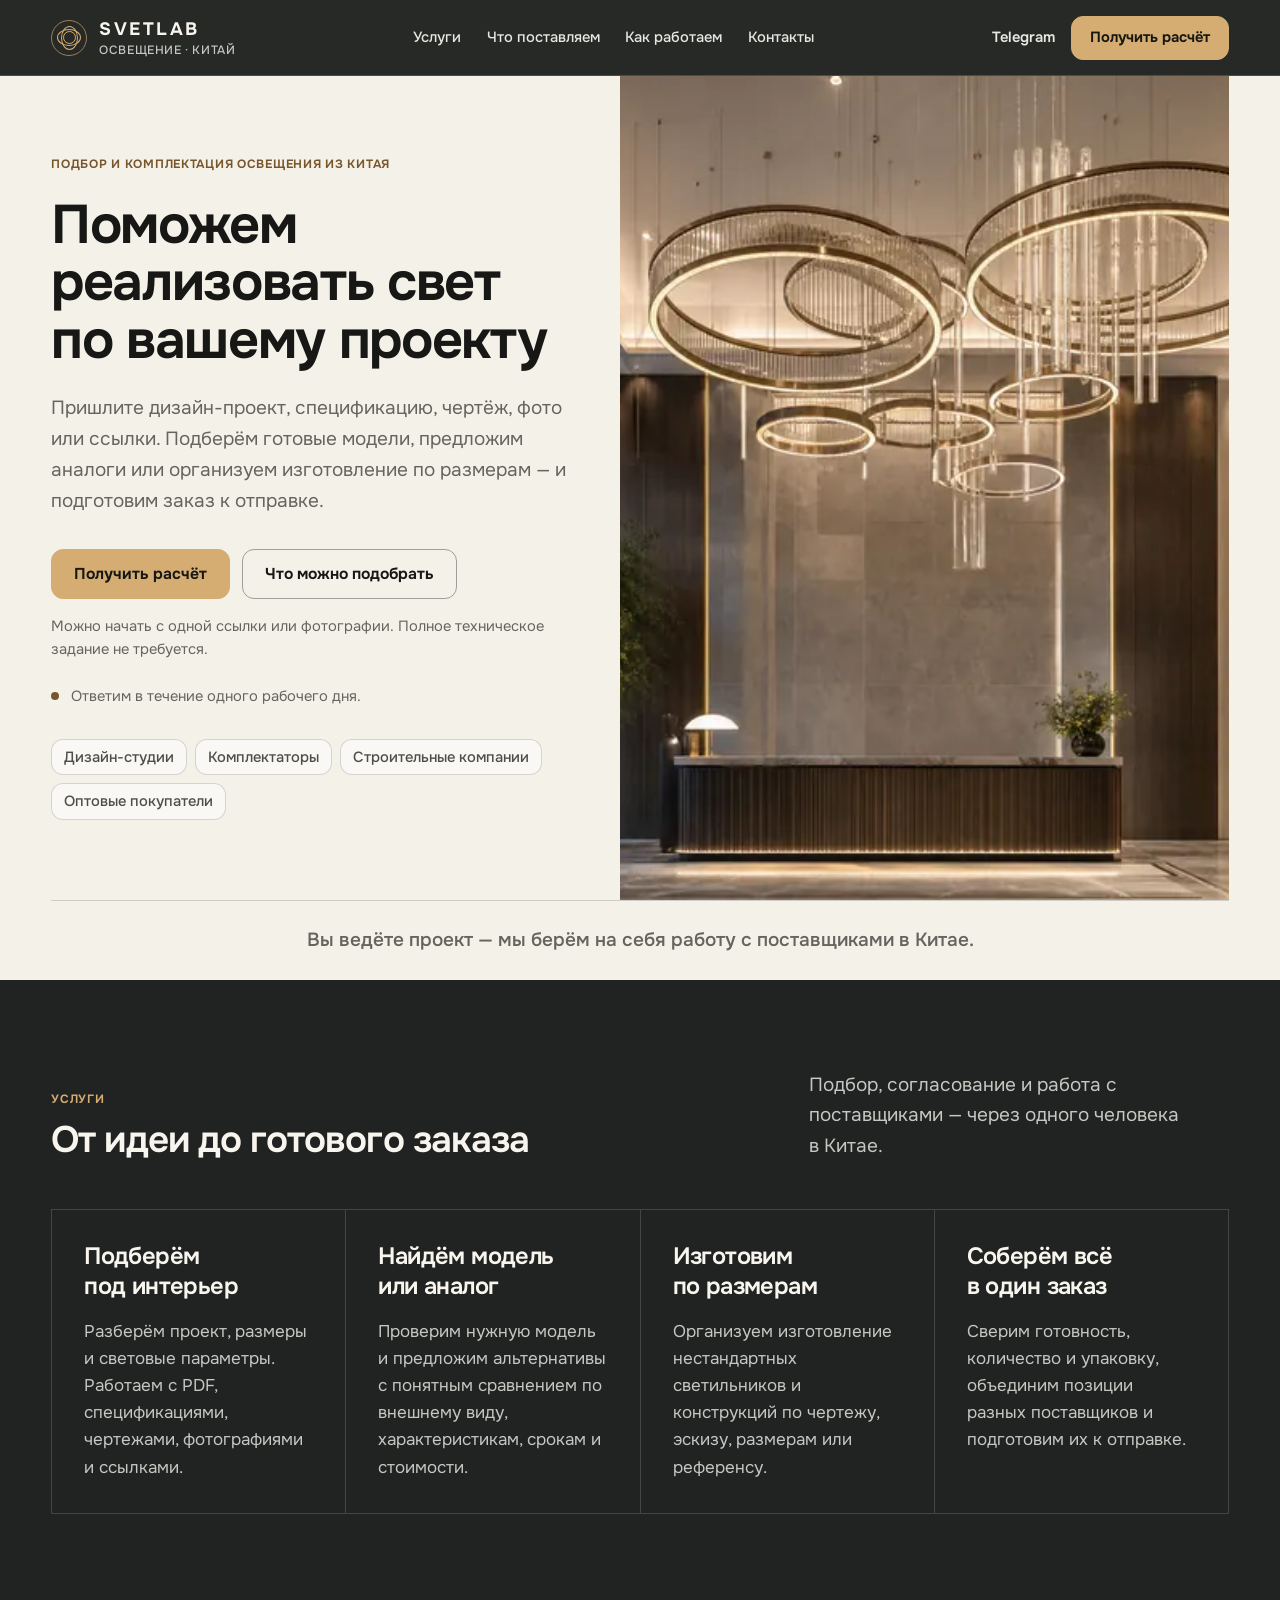
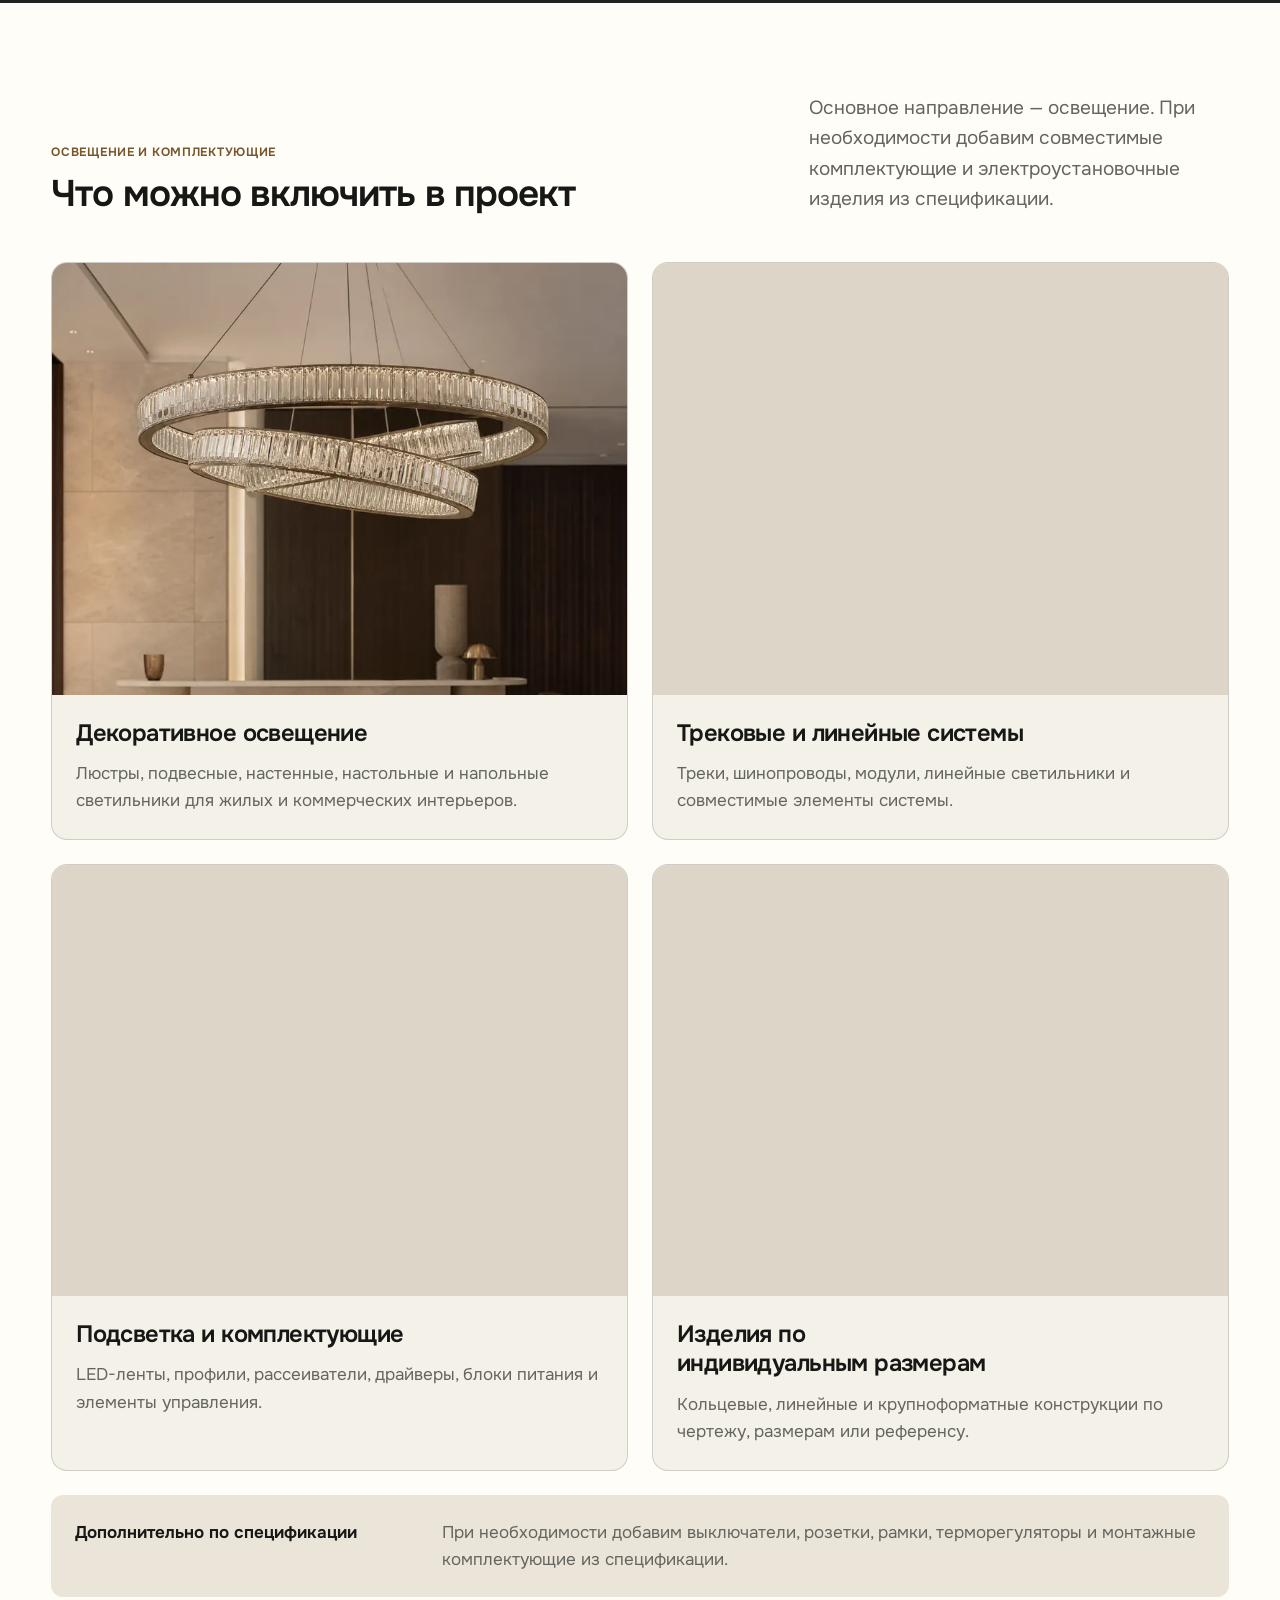
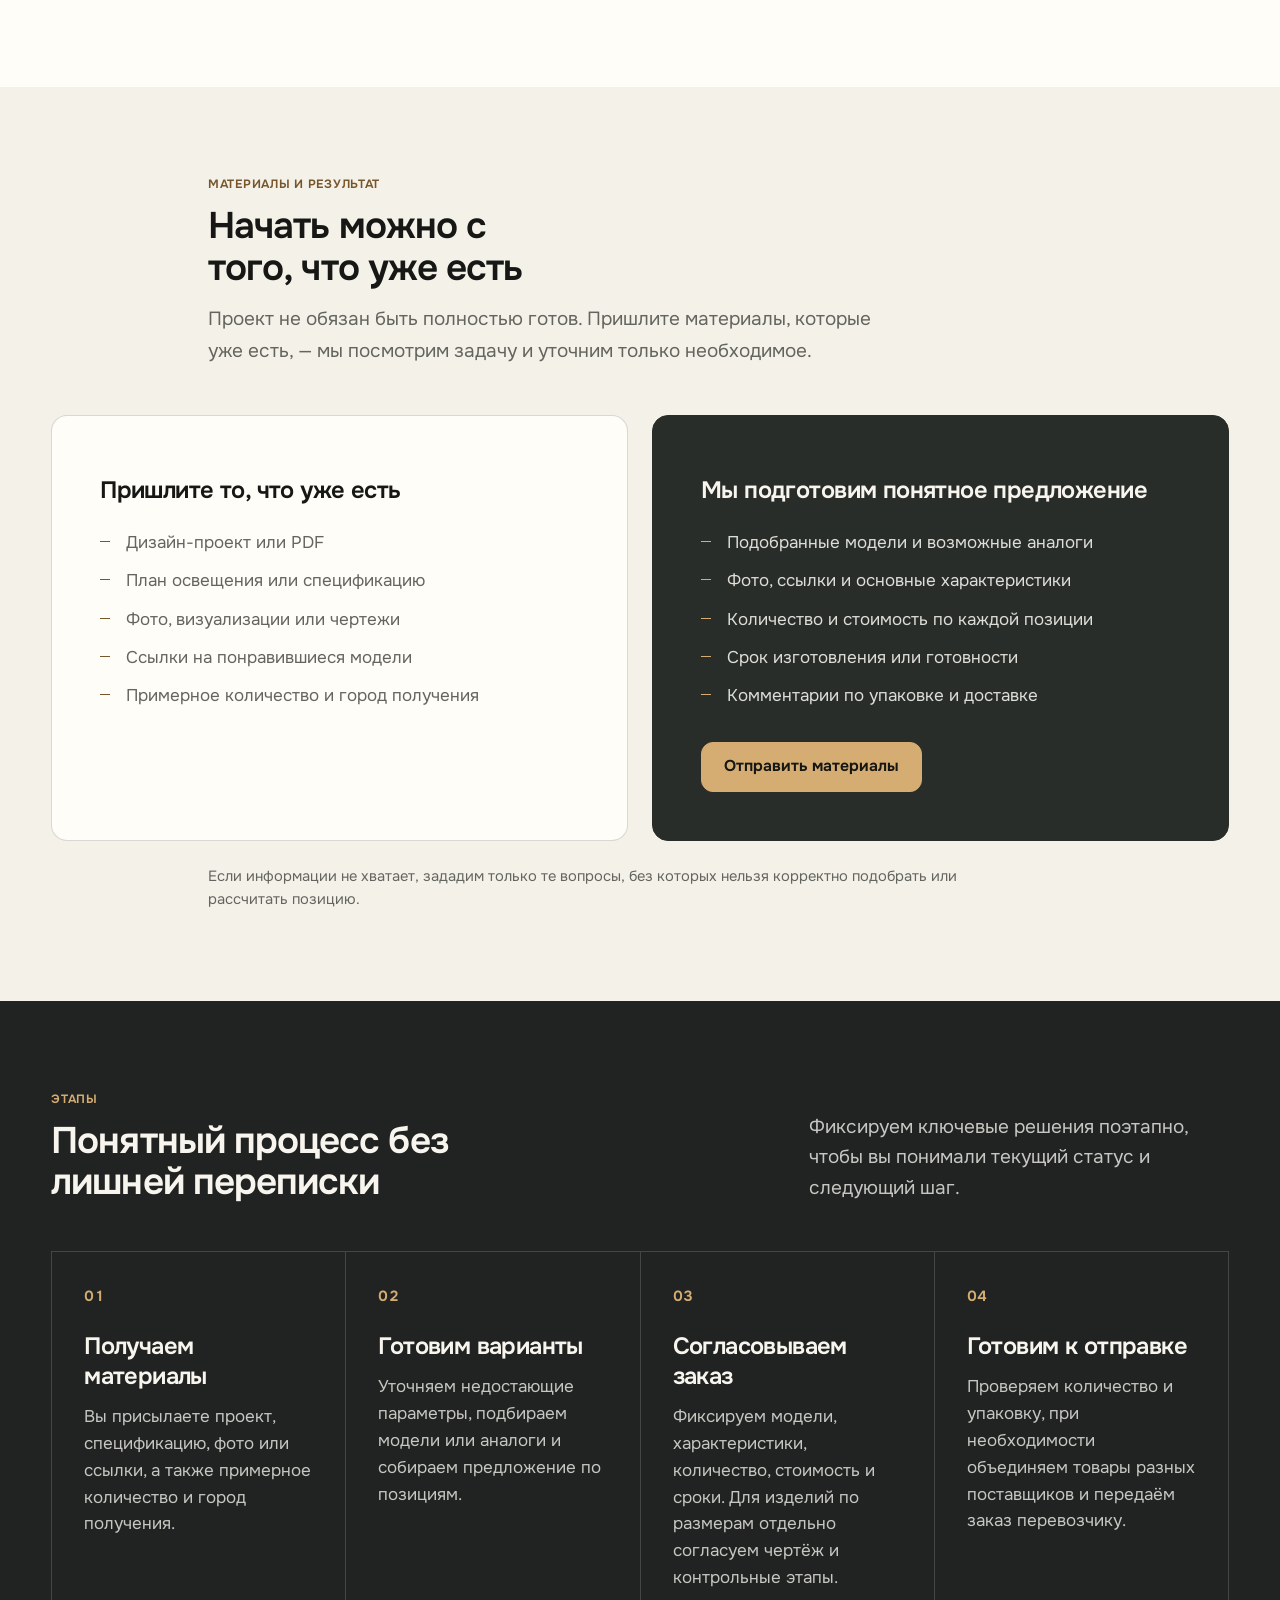
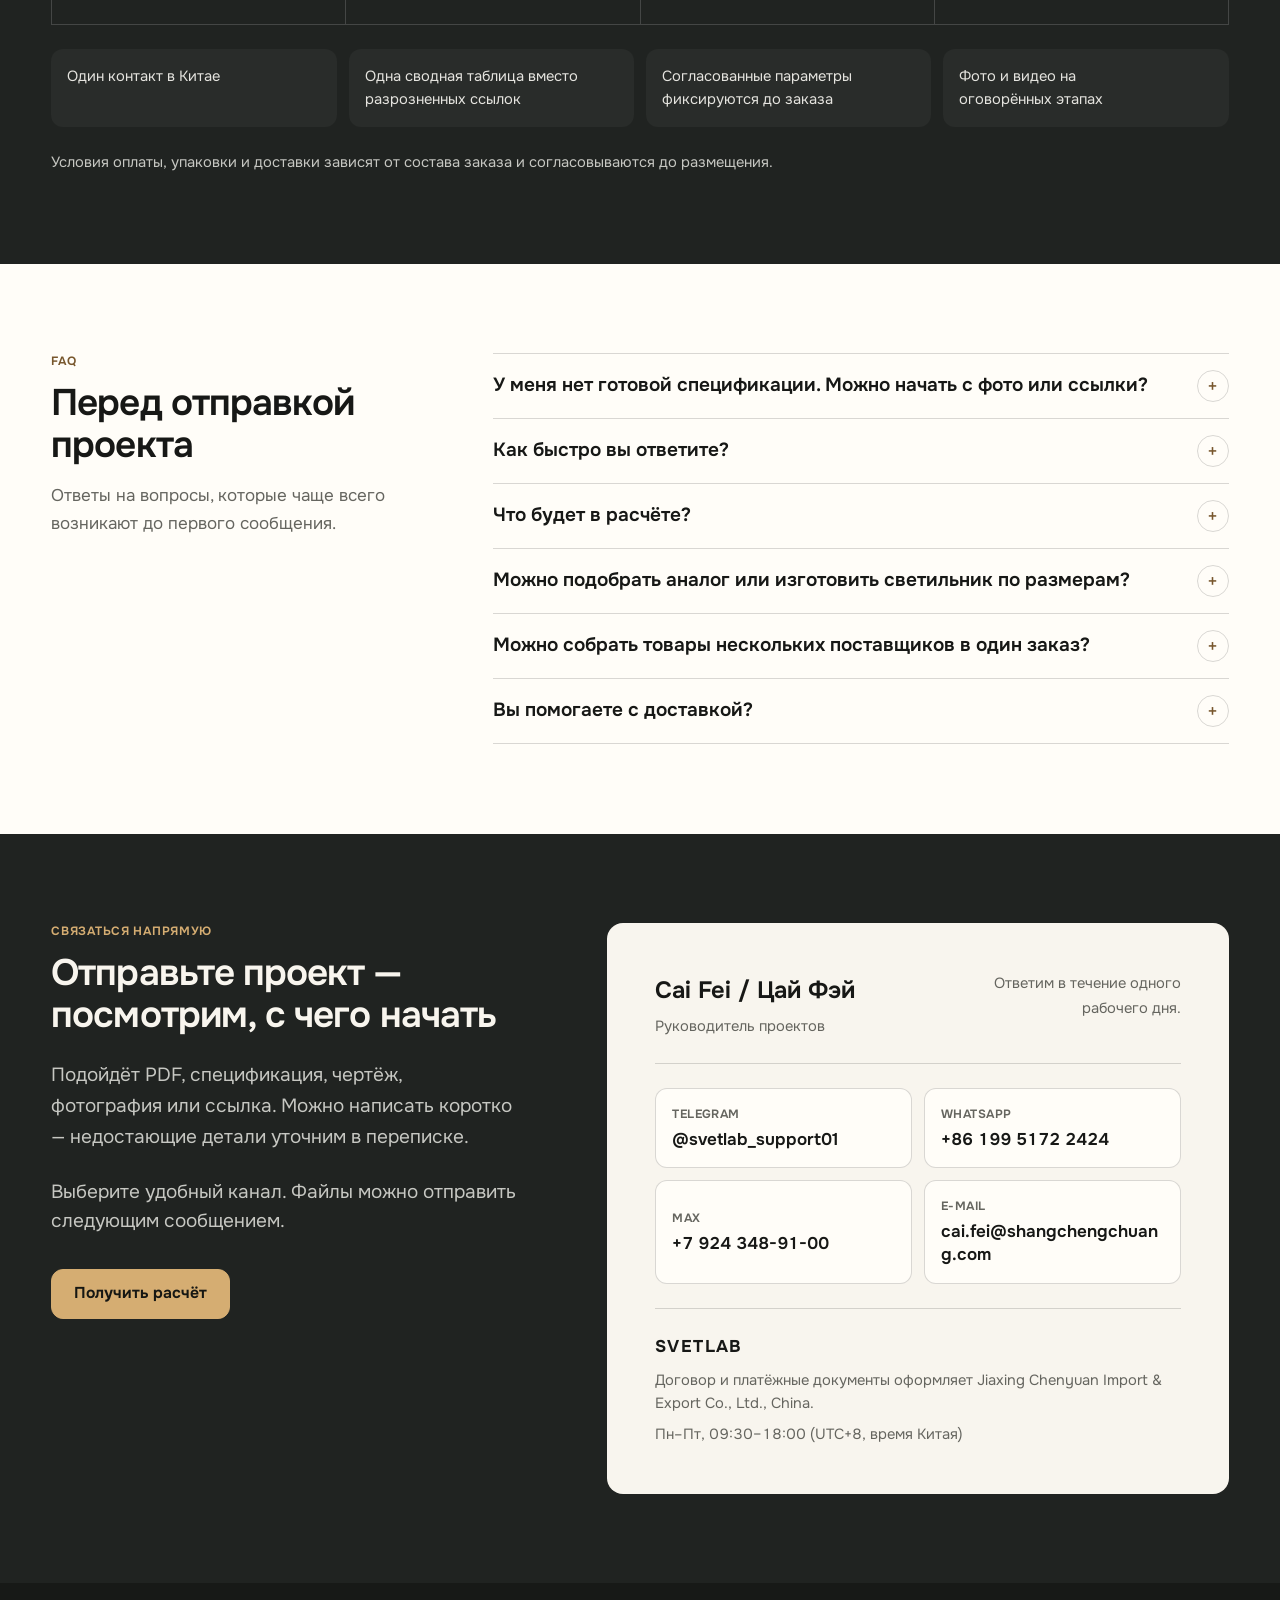
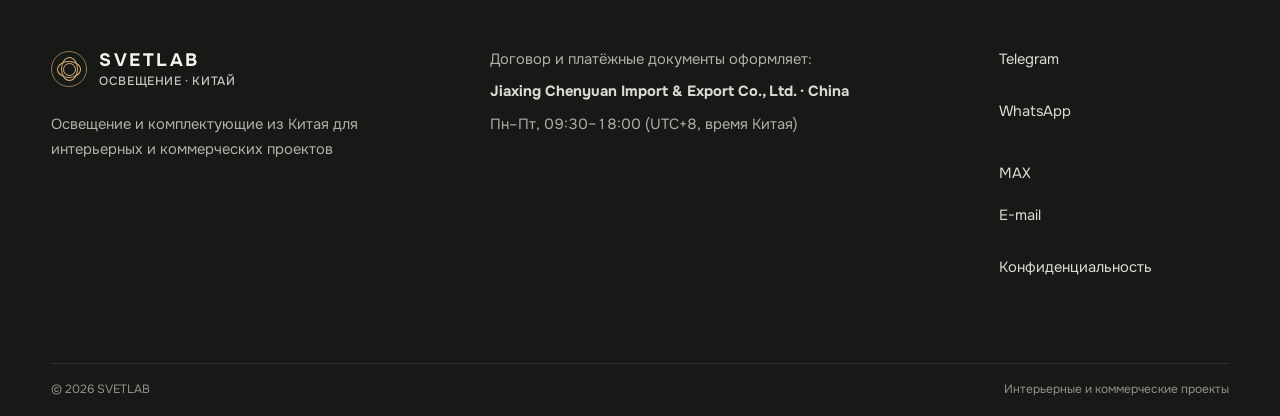
<file: index.html>
<!DOCTYPE html>
<html lang="ru">
<head>
  <meta charset="utf-8">
  <meta name="viewport" content="width=device-width, initial-scale=1, viewport-fit=cover">
  <title>Освещение из Китая для интерьерных проектов — SVETLAB</title>
  <meta name="description" content="Подбор светильников по проекту, спецификации, фото или ссылкам. Аналоги, изготовление по размерам, комплектующие и подготовка заказа к отправке.">
  <meta name="format-detection" content="telephone=no">
  <meta name="theme-color" content="#202321">
  <meta name="referrer" content="strict-origin-when-cross-origin">
  <meta http-equiv="Content-Security-Policy" content="default-src 'self'; img-src 'self' data:; style-src 'self'; script-src 'self'; font-src 'self'; connect-src 'self'; object-src 'none'; base-uri 'self'; form-action 'self' mailto:">
  <link rel="canonical" href="https://shangchengchuang.com/">
  <link rel="icon" href="favicon.jpg" type="image/jpeg">
  <link rel="manifest" href="site.webmanifest">
  <link rel="preload" href="assets/fonts/onest-cyrillic-400-700.woff2" as="font" type="font/woff2" crossorigin>
  <link rel="preload" href="assets/hero-project-lighting-1200.webp" as="image" type="image/webp" imagesrcset="assets/hero-project-lighting-768.webp 768w, assets/hero-project-lighting-1200.webp 1200w, assets/hero-project-lighting.webp 1535w" imagesizes="(max-width: 1088px) 100vw, 52vw" fetchpriority="high">
  <link rel="stylesheet" href="styles.css?v=taskbook-final4-20260805">

  <meta property="og:type" content="website">
  <meta property="og:locale" content="ru_RU">
  <meta property="og:title" content="SVETLAB — поможем реализовать свет по вашему проекту">
  <meta property="og:description" content="Готовые модели, аналоги и изготовление по размерам. От проекта до подготовленного к отправке заказа.">
  <meta property="og:url" content="https://shangchengchuang.com/">
  <meta property="og:image" content="https://shangchengchuang.com/og-svetlab.jpg">
  <meta property="og:image:width" content="1200">
  <meta property="og:image:height" content="630">
  <meta property="og:image:alt" content="Освещение из Китая для интерьерных проектов">
  <meta name="twitter:card" content="summary_large_image">
  <meta name="twitter:title" content="SVETLAB — поможем реализовать свет по вашему проекту">
  <meta name="twitter:description" content="Готовые модели, аналоги и изготовление по размерам. От проекта до подготовленного к отправке заказа.">
  <meta name="twitter:image" content="https://shangchengchuang.com/og-svetlab.jpg">

  <script type="application/ld+json">
  {
    "@context": "https://schema.org",
    "@type": "Organization",
    "name": "Jiaxing Chenyuan Import & Export Co., Ltd.",
    "alternateName": "SVETLAB",
    "url": "https://shangchengchuang.com/",
    "logo": "https://shangchengchuang.com/favicon.jpg",
    "email": "cai.fei@shangchengchuang.com",
    "telephone": "+8619951722424",
    "contactPoint": {
      "@type": "ContactPoint",
      "contactType": "sales",
      "name": "Cai Fei / Цай Фэй",
      "email": "cai.fei@shangchengchuang.com",
      "telephone": "+8619951722424",
      "availableLanguage": ["Russian", "Chinese"]
    },
    "sameAs": ["https://t.me/svetlab_support01"]
  }
  </script>
</head>
<body>
  <a class="skip-link" href="#main">Перейти к содержанию</a>

  <header class="site-header" id="top">
    <div class="header-shell shell">
      <a class="brand" href="#top">
        <span class="brand-mark" aria-hidden="true"><i></i></span>
        <span class="brand-copy"><strong>SVETLAB</strong><small>ОСВЕЩЕНИЕ · КИТАЙ</small></span>
      </a>

      <nav class="desktop-nav" aria-label="Основная навигация">
        <a href="#services">Услуги</a>
        <a href="#products">Что поставляем</a>
        <a href="#process">Как работаем</a>
        <a href="#contact">Контакты</a>
      </nav>

      <div class="header-actions">
        <a class="header-telegram" href="https://t.me/svetlab_support01" target="_blank" rel="noopener noreferrer" data-channel="telegram" data-placement="header">Telegram</a>
        <a class="button button-small button-primary header-cta" href="#contact" data-open-modal data-placement="header">Получить расчёт</a>
        <button class="menu-button" type="button" aria-expanded="false" aria-controls="mobile-menu" aria-label="Открыть меню"><span></span><span></span></button>
      </div>
    </div>

  </header>

  <div class="mobile-menu" id="mobile-menu" hidden>
    <nav class="shell" aria-label="Мобильная навигация">
      <a href="#services">Услуги</a>
      <a href="#products">Что поставляем</a>
      <a href="#process">Как работаем</a>
      <a href="#contact">Контакты</a>
      <a class="button button-primary" href="#contact" data-open-modal data-placement="mobile_menu">Получить расчёт</a>
    </nav>
  </div>

  <main id="main">
    <section class="hero" aria-labelledby="hero-title">
      <div class="shell hero-grid">
        <div class="hero-copy">
          <p class="eyebrow">Подбор и комплектация освещения из Китая</p>
          <h1 id="hero-title">Поможем реализовать свет по вашему проекту</h1>
          <p class="hero-lead">Пришлите дизайн-проект, спецификацию, чертёж, фото или ссылки. Подберём готовые модели, предложим аналоги или организуем изготовление по размерам — и подготовим заказ к отправке.</p>
          <div class="hero-actions">
            <a class="button button-primary" href="#contact" data-open-modal data-placement="hero">Получить расчёт</a>
            <a class="button button-secondary" href="#products">Что можно подобрать</a>
          </div>
          <p class="hero-reassurance">Можно начать с одной ссылки или фотографии. Полное техническое задание не требуется.</p>
          <p class="response-note"><span aria-hidden="true"></span>Ответим в течение одного рабочего дня.</p>
          <div class="audience-tags" role="group" aria-label="Для кого подходит услуга">
            <span>Дизайн-студии</span><span>Комплектаторы</span><span>Строительные компании</span><span>Оптовые покупатели</span>
          </div>
        </div>

        <figure class="hero-visual">
          <picture>
            <source srcset="assets/hero-project-lighting-768.webp 768w, assets/hero-project-lighting-1200.webp 1200w, assets/hero-project-lighting.webp 1535w" sizes="(max-width: 1088px) 100vw, 52vw" type="image/webp">
            <img src="assets/hero-project-lighting-1200.webp" alt="Кольцевые светильники в современном общественном интерьере" width="1535" height="1024" fetchpriority="high" decoding="async">
          </picture>
        </figure>
      </div>
    </section>

    <p class="shell hero-transition">Вы ведёте проект — мы берём на себя работу с поставщиками в Китае.</p>

    <section class="section services section-dark" id="services" aria-labelledby="services-title">
      <div class="shell section-heading section-heading-light">
        <div><p class="eyebrow">Услуги</p><h2 id="services-title">От идеи до готового заказа</h2></div>
        <p>Подбор, согласование и работа с поставщиками — через одного человека в Китае.</p>
      </div>
      <div class="shell service-grid">
        <article><h3>Подберём под интерьер</h3><p>Разберём проект, размеры и световые параметры. Работаем с PDF, спецификациями, чертежами, фотографиями и ссылками.</p></article>
        <article><h3>Найдём модель или аналог</h3><p>Проверим нужную модель и предложим альтернативы с понятным сравнением по внешнему виду, характеристикам, срокам и стоимости.</p></article>
        <article><h3>Изготовим по размерам</h3><p>Организуем изготовление нестандартных светильников и конструкций по чертежу, эскизу, размерам или референсу.</p></article>
        <article><h3>Соберём всё в один заказ</h3><p>Сверим готовность, количество и упаковку, объединим позиции разных поставщиков и подготовим их к отправке.</p></article>
      </div>
    </section>

    <section class="section products" id="products" aria-labelledby="products-title">
      <div class="shell section-heading">
        <div><p class="eyebrow dark">Освещение и комплектующие</p><h2 id="products-title">Что можно включить в проект</h2></div>
        <p>Основное направление — освещение. При необходимости добавим совместимые комплектующие и электроустановочные изделия из спецификации.</p>
      </div>
      <div class="shell product-grid">
        <article class="product-card"><picture><source srcset="assets/category-decorative-520.webp 520w, assets/category-decorative-800.webp 800w, assets/category-decorative.webp 1254w" sizes="(max-width: 720px) 100vw, 50vw" type="image/webp"><img src="assets/category-decorative-800.webp" alt="Декоративное освещение для жилых и коммерческих интерьеров" width="1254" height="1254" loading="lazy" decoding="async"></picture><div><h3>Декоративное освещение</h3><p>Люстры, подвесные, настенные, настольные и напольные светильники для жилых и коммерческих интерьеров.</p></div></article>
        <article class="product-card"><picture><source srcset="assets/category-technical-520.webp 520w, assets/category-technical-800.webp 800w, assets/category-technical.webp 1254w" sizes="(max-width: 720px) 100vw, 50vw" type="image/webp"><img src="assets/category-technical-800.webp" alt="Трековые и линейные системы освещения" width="1254" height="1254" loading="lazy" decoding="async"></picture><div><h3>Трековые и линейные системы</h3><p>Треки, шинопроводы, модули, линейные светильники и совместимые элементы системы.</p></div></article>
        <article class="product-card"><picture><source srcset="assets/category-ambient-520.webp 520w, assets/category-ambient-800.webp 800w, assets/category-ambient.webp 1254w" sizes="(max-width: 720px) 100vw, 50vw" type="image/webp"><img src="assets/category-ambient-800.webp" alt="Интерьерная подсветка и совместимые комплектующие" width="1254" height="1254" loading="lazy" decoding="async"></picture><div><h3>Подсветка и комплектующие</h3><p>LED-ленты, профили, рассеиватели, драйверы, блоки питания и элементы управления.</p></div></article>
        <article class="product-card"><picture><source srcset="assets/category-bespoke-520.webp 520w, assets/category-bespoke-800.webp 800w, assets/category-bespoke.webp 1254w" sizes="(max-width: 720px) 100vw, 50vw" type="image/webp"><img src="assets/category-bespoke-800.webp" alt="Световые конструкции по индивидуальным размерам" width="1254" height="1254" loading="lazy" decoding="async"></picture><div><h3>Изделия по индивидуальным размерам</h3><p>Кольцевые, линейные и крупноформатные конструкции по чертежу, размерам или референсу.</p></div></article>
      </div>
      <div class="shell product-extra"><strong>Дополнительно по спецификации</strong><p>При необходимости добавим выключатели, розетки, рамки, терморегуляторы и монтажные комплектующие из спецификации.</p></div>
    </section>

    <section class="section exchange" id="materials" aria-labelledby="materials-title">
      <div class="shell exchange-heading"><p class="eyebrow dark">Материалы и результат</p><h2 id="materials-title">Начать можно с того, что уже есть</h2><p>Проект не обязан быть полностью готов. Пришлите материалы, которые уже есть, — мы посмотрим задачу и уточним только необходимое.</p></div>
      <div class="shell exchange-grid">
        <article class="exchange-card"><h3>Пришлите то, что уже есть</h3><ul class="check-list"><li>Дизайн-проект или PDF</li><li>План освещения или спецификацию</li><li>Фото, визуализации или чертежи</li><li>Ссылки на понравившиеся модели</li><li>Примерное количество и город получения</li></ul></article>
        <article class="exchange-card exchange-result"><h3>Мы подготовим понятное предложение</h3><ul class="check-list"><li>Подобранные модели и возможные аналоги</li><li>Фото, ссылки и основные характеристики</li><li>Количество и стоимость по каждой позиции</li><li>Срок изготовления или готовности</li><li>Комментарии по упаковке и доставке</li></ul><a class="button button-primary" href="#contact" data-open-modal data-placement="materials">Отправить материалы</a></article>
      </div>
      <p class="shell exchange-note">Если информации не хватает, зададим только те вопросы, без которых нельзя корректно подобрать или рассчитать позицию.</p>
    </section>

    <section class="section process section-dark" id="process" aria-labelledby="process-title">
      <div class="shell section-heading section-heading-light">
        <div><p class="eyebrow">Этапы</p><h2 id="process-title">Понятный процесс без лишней переписки</h2></div>
        <p>Фиксируем ключевые решения поэтапно, чтобы вы понимали текущий статус и следующий шаг.</p>
      </div>
      <ol class="shell process-list">
        <li><span class="step-number">01</span><div><h3>Получаем материалы</h3><p>Вы присылаете проект, спецификацию, фото или ссылки, а также примерное количество и город получения.</p></div></li>
        <li><span class="step-number">02</span><div><h3>Готовим варианты</h3><p>Уточняем недостающие параметры, подбираем модели или аналоги и собираем предложение по позициям.</p></div></li>
        <li><span class="step-number">03</span><div><h3>Согласовываем заказ</h3><p>Фиксируем модели, характеристики, количество, стоимость и сроки. Для изделий по размерам отдельно согласуем чертёж и контрольные этапы.</p></div></li>
        <li><span class="step-number">04</span><div><h3>Готовим к отправке</h3><p>Проверяем количество и упаковку, при необходимости объединяем товары разных поставщиков и передаём заказ перевозчику.</p></div></li>
      </ol>
      <div class="shell trust-grid" role="group" aria-label="Принципы работы"><p>Один контакт в Китае</p><p>Одна сводная таблица вместо разрозненных ссылок</p><p>Согласованные параметры фиксируются до заказа</p><p>Фото и видео на оговорённых этапах</p></div>
      <p class="shell scope-note">Условия оплаты, упаковки и доставки зависят от состава заказа и согласовываются до размещения.</p>
    </section>

    <section class="section faq" id="faq" aria-labelledby="faq-title">
      <div class="shell faq-layout">
        <div class="faq-heading"><p class="eyebrow dark">FAQ</p><h2 id="faq-title">Перед отправкой проекта</h2><p>Ответы на вопросы, которые чаще всего возникают до первого сообщения.</p></div>
        <div class="faq-list">
          <article><h3><button class="faq-button" type="button" aria-expanded="false" aria-controls="faq-1">У меня нет готовой спецификации. Можно начать с фото или ссылки?<span aria-hidden="true">+</span></button></h3><div class="faq-answer" id="faq-1" aria-hidden="true"><div><p>Да. Можно прислать дизайн-проект, визуализацию, чертёж, таблицу, фотографию или ссылку на понравившуюся модель. Мы посмотрим материалы и скажем, какие данные действительно нужно уточнить.</p></div></div></article>
          <article><h3><button class="faq-button" type="button" aria-expanded="false" aria-controls="faq-2">Как быстро вы ответите?<span aria-hidden="true">+</span></button></h3><div class="faq-answer" id="faq-2" aria-hidden="true"><div><p>На первое сообщение отвечаем в течение одного рабочего дня. Срок подготовки расчёта зависит от количества позиций, сложности подбора и необходимости запрашивать изготовление.</p></div></div></article>
          <article><h3><button class="faq-button" type="button" aria-expanded="false" aria-controls="faq-3">Что будет в расчёте?<span aria-hidden="true">+</span></button></h3><div class="faq-answer" id="faq-3" aria-hidden="true"><div><p>Модели или аналоги, основные характеристики, количество, стоимость, сроки и необходимые комментарии по упаковке и доставке.</p></div></div></article>
          <article><h3><button class="faq-button" type="button" aria-expanded="false" aria-controls="faq-4">Можно подобрать аналог или изготовить светильник по размерам?<span aria-hidden="true">+</span></button></h3><div class="faq-answer" id="faq-4" aria-hidden="true"><div><p>Да. Для аналога сравним внешний вид, размеры и ключевые характеристики. Для изделия по размерам до запуска согласуем конструкцию, материалы, световые параметры, крепление и упаковку.</p></div></div></article>
          <article><h3><button class="faq-button" type="button" aria-expanded="false" aria-controls="faq-5">Можно собрать товары нескольких поставщиков в один заказ?<span aria-hidden="true">+</span></button></h3><div class="faq-answer" id="faq-5" aria-hidden="true"><div><p>Да. Сверим готовность, количество и упаковку, после чего подготовим позиции к общей отправке.</p></div></div></article>
          <article><h3><button class="faq-button" type="button" aria-expanded="false" aria-controls="faq-6">Вы помогаете с доставкой?<span aria-hidden="true">+</span></button></h3><div class="faq-answer" id="faq-6" aria-hidden="true"><div><p>Можем запросить варианты перевозки и передать заказ выбранному перевозчику. Стоимость и условия доставки согласовываются отдельно после утверждения состава заказа.</p></div></div></article>
        </div>
      </div>
    </section>

    <section class="section contact section-dark" id="contact" aria-labelledby="contact-title">
      <div class="shell contact-layout">
        <div class="contact-copy"><p class="eyebrow">Связаться напрямую</p><h2 id="contact-title">Отправьте проект — посмотрим, с чего начать</h2><p>Подойдёт PDF, спецификация, чертёж, фотография или ссылка. Можно написать коротко — недостающие детали уточним в переписке.</p><p class="contact-hint">Выберите удобный канал. Файлы можно отправить следующим сообщением.</p><a class="button button-primary" href="#contact" data-open-modal data-placement="contact">Получить расчёт</a></div>
        <div class="contact-panel">
          <div class="person-line"><div><strong>Cai Fei / Цай Фэй</strong><span>Руководитель проектов</span></div><p>Ответим в течение одного рабочего дня.</p></div>
          <div class="channel-list" role="group" aria-label="Каналы связи">
            <a href="https://t.me/svetlab_support01" target="_blank" rel="noopener noreferrer" data-channel="telegram" data-placement="contact"><span>Telegram</span><strong>@svetlab_support01</strong></a>
            <a href="https://wa.me/8619951722424" target="_blank" rel="noopener noreferrer" data-channel="whatsapp" data-placement="contact"><span>WhatsApp</span><strong class="phone">+86 199 5172 2424</strong></a>
            <button type="button" data-channel="max" data-placement="contact"><span>MAX</span><strong class="phone">+7 924 348-91-00</strong></button>
            <a href="mailto:cai.fei@shangchengchuang.com" data-channel="email" data-placement="contact"><span>E-mail</span><strong>cai.fei@shangchengchuang.com</strong></a>
          </div>
          <div class="company-note"><strong>SVETLAB</strong><p>Договор и платёжные документы оформляет Jiaxing Chenyuan Import &amp; Export Co., Ltd., China.</p><p class="business-hours">Пн–Пт, 09:30–18:00 (UTC+8, время Китая)</p></div>
        </div>
      </div>
    </section>
  </main>

  <footer class="site-footer">
    <div class="shell footer-main">
      <div><a class="brand brand-footer" href="#top"><span class="brand-mark" aria-hidden="true"><i></i></span><span class="brand-copy"><strong>SVETLAB</strong><small>ОСВЕЩЕНИЕ · КИТАЙ</small></span></a><p>Освещение и комплектующие из Китая для интерьерных и коммерческих проектов</p></div>
      <div><p>Договор и платёжные документы оформляет:</p><strong>Jiaxing Chenyuan Import &amp; Export Co., Ltd. · China</strong><p class="business-hours">Пн–Пт, 09:30–18:00 (UTC+8, время Китая)</p></div>
      <nav aria-label="Контакты и правовая информация"><a href="https://t.me/svetlab_support01" target="_blank" rel="noopener noreferrer" data-channel="telegram" data-placement="footer">Telegram</a><a href="https://wa.me/8619951722424" target="_blank" rel="noopener noreferrer" data-channel="whatsapp" data-placement="footer">WhatsApp</a><button type="button" data-channel="max" data-placement="footer">MAX</button><a href="mailto:cai.fei@shangchengchuang.com" data-channel="email" data-placement="footer">E-mail</a><a href="privacy/">Конфиденциальность</a></nav>
    </div>
    <div class="shell footer-bottom"><span>© <span id="year">2026</span> SVETLAB</span><span>Интерьерные и коммерческие проекты</span></div>
  </footer>

  <a class="mobile-fixed-cta" href="#contact" data-open-modal data-placement="mobile_fixed">Получить расчёт</a>

  <div class="modal" id="project-modal" hidden>
    <div class="modal-backdrop" data-close-modal></div>
    <section class="modal-panel" role="dialog" aria-modal="true" aria-labelledby="modal-title" tabindex="-1">
      <button class="modal-close" type="button" aria-label="Закрыть окно" data-close-modal>×</button>
      <p class="eyebrow dark">Проект и материалы</p>
      <h2 id="modal-title">Получить расчёт</h2>
      <p class="modal-lead">Выберите удобный канал. Проект, таблицу, фотографии и ссылки можно отправить следующим сообщением.</p>

      <div class="modal-channels" role="group" aria-label="Выберите канал связи">
        <a href="https://t.me/svetlab_support01" target="_blank" rel="noopener noreferrer" data-channel="telegram" data-placement="modal"><span>Написать в Telegram</span><small>Скопируем текст и откроем чат</small></a>
        <a href="https://wa.me/8619951722424" target="_blank" rel="noopener noreferrer" data-channel="whatsapp" data-placement="modal"><span>Написать в WhatsApp</span><small>Откроем сообщение с текстом</small></a>
        <button type="button" data-channel="max" data-placement="modal"><span>Связаться через MAX</span><small>Скопируем номер и текст</small></button>
        <a href="mailto:cai.fei@shangchengchuang.com" data-channel="email" data-placement="modal"><span>Отправить по e-mail</span><small>Подготовим тему и письмо</small></a>
      </div>

      <div id="request-form" role="group" aria-labelledby="request-details-title">
        <fieldset><legend id="request-details-title">Необязательно — добавьте детали к сообщению</legend>
          <div class="form-grid">
            <label class="field"><span>Что нужно подобрать</span><textarea name="task" rows="3" maxlength="1200" placeholder="Например: аналоги светильников по спецификации"></textarea><small>До 1200 знаков</small></label>
            <label class="field"><span>Примерное количество</span><input name="quantity" type="text" maxlength="80" inputmode="text" placeholder="Например, 24 шт."><small>Можно уточнить позже</small></label>
            <label class="field"><span>Город получения</span><input name="city" type="text" maxlength="120" autocomplete="address-level2" placeholder="Например, Москва"><small>Можно уточнить позже</small></label>
          </div>
        </fieldset>
      </div>
      <p class="privacy-note">Поля используются только для подготовки сообщения в вашем браузере. Файлы сайт не загружает и не сохраняет. <a href="privacy/" target="_blank" rel="noopener noreferrer">Политика конфиденциальности</a></p>
    </section>
  </div>

  <div class="toast" id="toast" role="status" aria-live="polite" hidden></div>

  <script src="config.js?v=taskbook-final4-20260805" defer></script>
  <script src="script.js?v=taskbook-final4-20260805" defer></script>
</body>
</html>
</file>
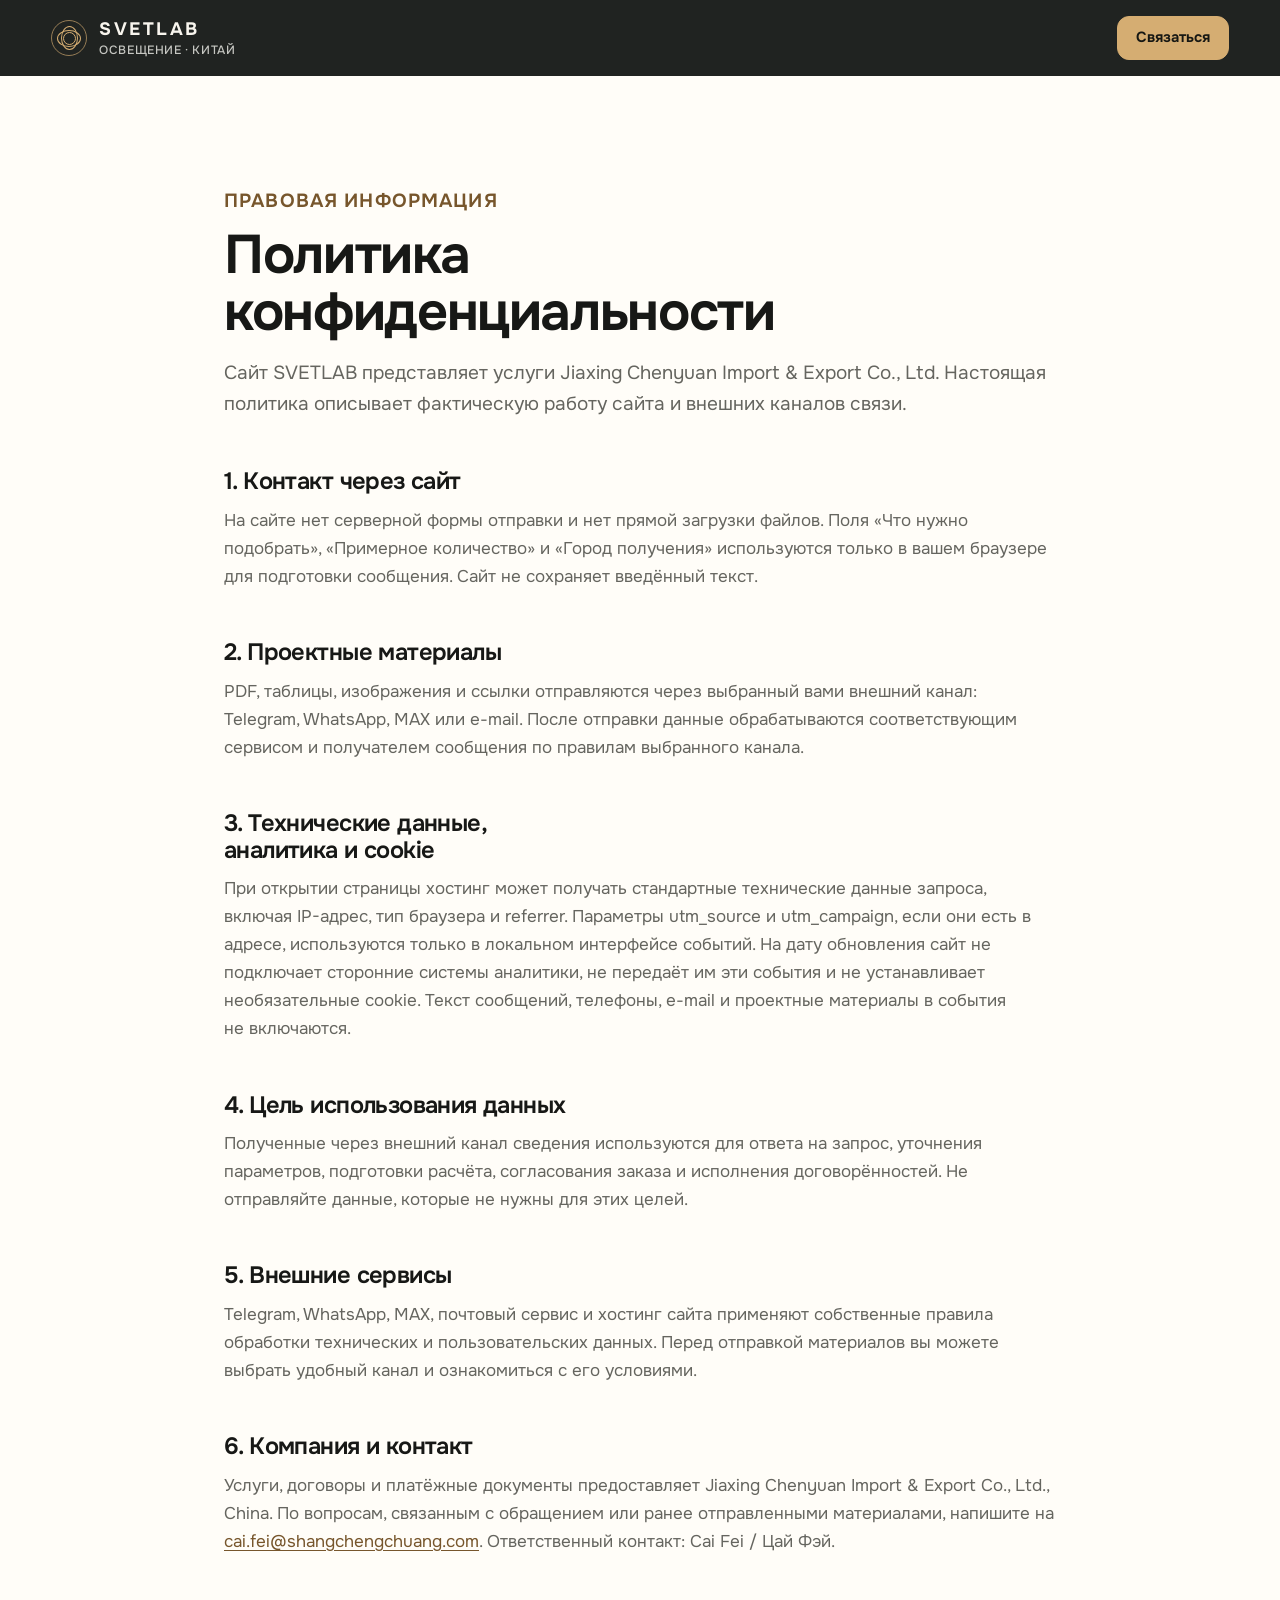
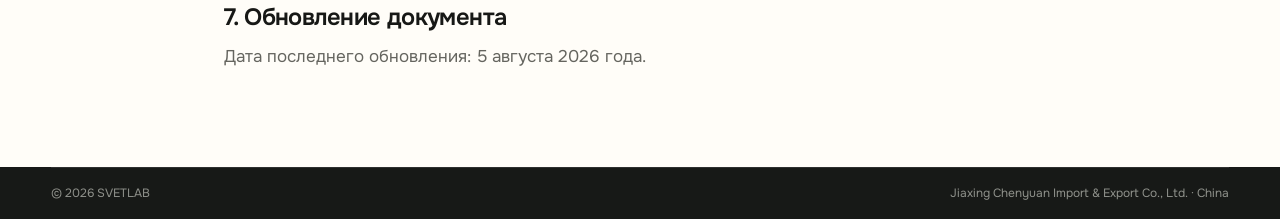
<file: privacy/index.html>
<!DOCTYPE html>
<html lang="ru">
<head>
  <meta charset="utf-8">
  <meta name="viewport" content="width=device-width, initial-scale=1">
  <title>Политика конфиденциальности — SVETLAB</title>
  <meta name="description" content="Как сайт SVETLAB использует контактные данные и проектные материалы при подготовке ответа на запрос.">
  <meta name="robots" content="index,follow">
  <meta name="theme-color" content="#202321">
  <meta name="referrer" content="strict-origin-when-cross-origin">
  <meta http-equiv="Content-Security-Policy" content="default-src 'self'; img-src 'self' data:; style-src 'self'; script-src 'none'; font-src 'self'; connect-src 'none'; object-src 'none'; base-uri 'self'; form-action 'none'">
  <link rel="canonical" href="https://shangchengchuang.com/privacy/">
  <link rel="icon" href="../favicon.jpg" type="image/jpeg">
  <link rel="manifest" href="../site.webmanifest">
  <link rel="preload" href="../assets/fonts/onest-cyrillic-400-700.woff2" as="font" type="font/woff2" crossorigin>
  <link rel="stylesheet" href="../styles.css?v=taskbook-final4-20260805">
</head>
<body class="legal-page">
  <a class="skip-link" href="#main">Перейти к содержанию</a>
  <header class="legal-header">
    <div class="header-shell shell">
      <a class="brand" href="../"><span class="brand-mark" aria-hidden="true"><i></i></span><span class="brand-copy"><strong>SVETLAB</strong><small>ОСВЕЩЕНИЕ · КИТАЙ</small></span></a>
      <a class="button button-small button-primary" href="../#contact">Связаться</a>
    </div>
  </header>

  <main class="legal-main shell" id="main">
    <p class="eyebrow dark">Правовая информация</p>
    <h1>Политика конфиденциальности</h1>
    <p>Сайт SVETLAB представляет услуги Jiaxing Chenyuan Import &amp; Export Co., Ltd. Настоящая политика описывает фактическую работу сайта и внешних каналов связи.</p>

    <section><h2>1. Контакт через сайт</h2><p>На сайте нет серверной формы отправки и нет прямой загрузки файлов. Поля «Что нужно подобрать», «Примерное количество» и «Город получения» используются только в вашем браузере для подготовки сообщения. Сайт не сохраняет введённый текст.</p></section>
    <section><h2>2. Проектные материалы</h2><p>PDF, таблицы, изображения и ссылки отправляются через выбранный вами внешний канал: Telegram, WhatsApp, MAX или e-mail. После отправки данные обрабатываются соответствующим сервисом и получателем сообщения по правилам выбранного канала.</p></section>
    <section><h2>3. Технические данные, аналитика и cookie</h2><p>При открытии страницы хостинг может получать стандартные технические данные запроса, включая IP-адрес, тип браузера и referrer. Параметры utm_source и utm_campaign, если они есть в адресе, используются только в локальном интерфейсе событий. На дату обновления сайт не подключает сторонние системы аналитики, не передаёт им эти события и не устанавливает необязательные cookie. Текст сообщений, телефоны, e-mail и проектные материалы в события не включаются.</p></section>
    <section><h2>4. Цель использования данных</h2><p>Полученные через внешний канал сведения используются для ответа на запрос, уточнения параметров, подготовки расчёта, согласования заказа и исполнения договорённостей. Не отправляйте данные, которые не нужны для этих целей.</p></section>
    <section><h2>5. Внешние сервисы</h2><p>Telegram, WhatsApp, MAX, почтовый сервис и хостинг сайта применяют собственные правила обработки технических и пользовательских данных. Перед отправкой материалов вы можете выбрать удобный канал и ознакомиться с его условиями.</p></section>
    <section><h2>6. Компания и контакт</h2><p>Услуги, договоры и платёжные документы предоставляет Jiaxing Chenyuan Import &amp; Export Co., Ltd., China. По вопросам, связанным с обращением или ранее отправленными материалами, напишите на <a href="mailto:cai.fei@shangchengchuang.com">cai.fei@shangchengchuang.com</a>. Ответственный контакт: Cai Fei / Цай Фэй.</p></section>
    <section><h2>7. Обновление документа</h2><p>Дата последнего обновления: 5 августа 2026 года.</p></section>
  </main>

  <footer class="site-footer"><div class="shell footer-bottom"><span>© 2026 SVETLAB</span><span>Jiaxing Chenyuan Import &amp; Export Co., Ltd. · China</span></div></footer>
</body>
</html>
</file>
<file: styles.css>
@font-face {
  font-family: "Onest";
  font-style: normal;
  font-weight: 400 700;
  font-display: swap;
  src: url("assets/fonts/onest-cyrillic-400-700.woff2") format("woff2");
  unicode-range: U+0301, U+0400-045F, U+0490-0491, U+04B0-04B1, U+2116;
}

@font-face {
  font-family: "Onest";
  font-style: normal;
  font-weight: 400 700;
  font-display: swap;
  src: url("assets/fonts/onest-latin-400-700.woff2") format("woff2");
  unicode-range: U+0000-00FF, U+0131, U+0152-0153, U+02BB-02BC, U+02C6, U+02DA, U+02DC, U+0304, U+0308, U+0329, U+2000-206F, U+20AC, U+2122, U+2191, U+2193, U+2212, U+2215, U+FEFF, U+FFFD;
}

:root {
  --font-family: "Onest", "Inter", -apple-system, BlinkMacSystemFont, "Segoe UI", Arial, sans-serif;
  --font-xs: 0.75rem;
  --font-sm: clamp(0.875rem, 0.84rem + 0.1vw, 0.9375rem);
  --font-base: clamp(1rem, 0.97rem + 0.12vw, 1.0625rem);
  --font-lead: clamp(1.0625rem, 1rem + 0.25vw, 1.1875rem);
  --font-h3: clamp(1.25rem, 1.14rem + 0.42vw, 1.5rem);
  --font-h2: clamp(1.75rem, 1.47rem + 1.05vw, 2.75rem);
  --font-h1: clamp(2.25rem, 1.75rem + 2.05vw, 3.75rem);

  --space-1: 0.25rem;
  --space-2: 0.5rem;
  --space-3: 0.75rem;
  --space-4: 1rem;
  --space-5: 1.5rem;
  --space-6: 2rem;
  --space-7: 3rem;
  --space-8: 4rem;
  --space-9: 6rem;
  --space-10: 7.5rem;

  --color-bg: #f4f1e9;
  --color-surface: #fffdf8;
  --color-surface-soft: #ebe5d9;
  --color-ink: #171816;
  --color-muted: #65655f;
  --color-line: rgba(23, 24, 22, 0.16);
  --color-dark: #202321;
  --color-dark-soft: #292d2a;
  --color-dark-line: rgba(255, 255, 255, 0.16);
  --color-light: #f8f5ee;
  --color-light-muted: #c6c7c2;
  --color-accent: #d5ad72;
  --color-accent-dark: #77562c;
  --color-focus: #f0bd68;

  --container: 75rem;
  --gutter: clamp(1.25rem, 4vw, 3.5rem);
  --header-h: 4.75rem;
  --radius: 0.75rem;
  --radius-large: 1rem;
  --shadow: 0 1.5rem 4rem rgba(18, 20, 18, 0.12);
  --transition: 200ms ease;
}

*,
*::before,
*::after {
  box-sizing: border-box;
}

html {
  scroll-behavior: smooth;
  scroll-padding-top: calc(var(--header-h) + var(--space-4));
  background: var(--color-bg);
}

body {
  margin: 0;
  min-width: 20rem;
  color: var(--color-ink);
  background: var(--color-bg);
  font-family: var(--font-family);
  font-size: var(--font-base);
  font-optical-sizing: auto;
  font-synthesis: none;
  line-height: 1.65;
  text-rendering: optimizeLegibility;
  -webkit-font-smoothing: antialiased;
}

body.menu-open,
body.modal-open {
  overflow: hidden;
}

button,
input,
textarea {
  color: inherit;
  font: inherit;
}

button,
a {
  -webkit-tap-highlight-color: transparent;
}

a {
  color: inherit;
  text-decoration: none;
}

button {
  border: 0;
}

img {
  display: block;
  max-width: 100%;
}

figure,
h1,
h2,
h3,
p,
ul,
ol,
dl,
dd {
  margin: 0;
}

ul,
ol {
  padding: 0;
}

fieldset,
legend {
  margin: 0;
  padding: 0;
  border: 0;
}

[hidden] {
  display: none !important;
}

h1,
h2,
h3 {
  letter-spacing: -0.025em;
  text-wrap: balance;
}

h1 {
  max-width: 16ch;
  font-size: var(--font-h1);
  font-weight: 650;
  line-height: 1.06;
}

h2 {
  max-width: 22ch;
  font-size: var(--font-h2);
  font-weight: 620;
  line-height: 1.13;
}

h3 {
  font-size: var(--font-h3);
  font-weight: 620;
  line-height: 1.26;
}

p,
li {
  text-wrap: pretty;
}

:focus-visible {
  outline: 0.1875rem solid var(--color-focus);
  outline-offset: 0.1875rem;
}

.shell {
  width: min(100% - (2 * var(--gutter)), var(--container));
  margin-inline: auto;
}

.section {
  padding-block: clamp(var(--space-8), 7vw, var(--space-10));
}

.section-dark {
  color: var(--color-light);
  background: var(--color-dark);
}

.skip-link {
  position: fixed;
  z-index: 1000;
  top: var(--space-3);
  left: var(--space-3);
  padding: var(--space-3) var(--space-4);
  color: var(--color-ink);
  background: var(--color-accent);
  border-radius: var(--radius);
  font-size: var(--font-sm);
  font-weight: 650;
  transform: translateY(-150%);
  transition: transform var(--transition);
}

.skip-link:focus {
  transform: translateY(0);
}

.eyebrow,
.card-kicker {
  color: var(--color-accent);
  font-size: var(--font-xs);
  font-weight: 650;
  letter-spacing: 0.06em;
  line-height: 1.4;
  text-transform: uppercase;
}

.eyebrow.dark,
.products .card-kicker,
.exchange .card-kicker {
  color: var(--color-accent-dark);
}

.button {
  display: inline-flex;
  min-height: 3.125rem;
  align-items: center;
  justify-content: center;
  padding: 0.75rem 1.375rem;
  border: 0.0625rem solid transparent;
  border-radius: var(--radius);
  cursor: pointer;
  font-size: clamp(0.9375rem, 0.92rem + 0.08vw, 1rem);
  font-weight: 650;
  line-height: 1.2;
  text-align: center;
  transition: color var(--transition), background var(--transition), border-color var(--transition), transform var(--transition);
}

.button:hover {
  transform: translateY(-0.125rem);
}

.button:active {
  transform: translateY(0);
}

.button[aria-disabled="true"],
button.button:disabled {
  opacity: 0.55;
  cursor: not-allowed;
  pointer-events: none;
  transform: none;
}

.button-primary {
  color: #161713;
  background: var(--color-accent);
  border-color: var(--color-accent);
}

.button-primary:hover {
  background: #e0bc88;
  border-color: #e0bc88;
}

.button-secondary {
  color: var(--color-ink);
  background: transparent;
  border-color: rgba(23, 24, 22, 0.38);
}

.button-secondary:hover {
  background: rgba(255, 255, 255, 0.45);
  border-color: var(--color-ink);
}

.button-small {
  min-height: 2.75rem;
  padding-inline: 1.125rem;
  font-size: var(--font-sm);
}

.site-header {
  position: sticky;
  z-index: 100;
  top: 0;
  height: var(--header-h);
  color: var(--color-light);
  background: rgba(32, 35, 33, 0.97);
  border-bottom: 0.0625rem solid var(--color-dark-line);
  backdrop-filter: blur(0.75rem);
}

.header-shell {
  display: flex;
  height: 100%;
  align-items: center;
  justify-content: space-between;
  gap: var(--space-5);
}

.brand {
  display: inline-flex;
  min-height: 2.75rem;
  flex: 0 0 auto;
  align-items: center;
  gap: var(--space-3);
}

.brand-mark {
  position: relative;
  display: grid;
  width: 2.25rem;
  height: 2.25rem;
  place-items: center;
  border: 0.0625rem solid rgba(213, 173, 114, 0.65);
  border-radius: 50%;
}

.brand-mark::before,
.brand-mark::after,
.brand-mark i {
  position: absolute;
  display: block;
  border: 0.0625rem solid var(--color-accent);
  border-radius: 50%;
  content: "";
}

.brand-mark::before {
  width: 1.5rem;
  height: 1.0625rem;
}

.brand-mark::after {
  width: 1.0625rem;
  height: 1.5rem;
}

.brand-mark i {
  width: 0.8125rem;
  height: 0.8125rem;
}

.brand-copy {
  display: grid;
  line-height: 1;
}

.brand-copy strong {
  font-size: 1.125rem;
  font-weight: 700;
  letter-spacing: 0.14em;
}

.brand-copy small {
  margin-top: 0.375rem;
  color: var(--color-light-muted);
  font-size: var(--font-xs);
  font-weight: 500;
  letter-spacing: 0.05em;
}

.desktop-nav {
  display: flex;
  align-items: center;
  justify-content: center;
  gap: clamp(var(--space-4), 2vw, var(--space-6));
  font-size: var(--font-sm);
  font-weight: 500;
}

.desktop-nav a,
.header-telegram {
  min-height: 2.75rem;
  align-content: center;
  color: #e8e8e3;
  transition: color var(--transition);
}

.desktop-nav a:hover,
.header-telegram:hover {
  color: var(--color-accent);
}

.header-actions {
  display: flex;
  flex: 0 0 auto;
  align-items: center;
  gap: var(--space-4);
}

.header-telegram {
  font-size: var(--font-sm);
  font-weight: 600;
}

.menu-button {
  display: none;
  width: 2.75rem;
  height: 2.75rem;
  padding: 0.75rem;
  border: 0.0625rem solid var(--color-dark-line);
  border-radius: var(--radius);
  background: transparent;
  cursor: pointer;
}

.menu-button span {
  display: block;
  width: 100%;
  height: 0.0625rem;
  margin-block: 0.3125rem;
  background: currentColor;
  transition: transform var(--transition);
}

.menu-button[aria-expanded="true"] span:first-child {
  transform: translateY(0.1875rem) rotate(45deg);
}

.menu-button[aria-expanded="true"] span:last-child {
  transform: translateY(-0.1875rem) rotate(-45deg);
}

.mobile-menu {
  position: fixed;
  z-index: 99;
  inset: var(--header-h) 0 0;
  overflow-y: auto;
  color: var(--color-light);
  background: rgba(32, 35, 33, 0.99);
}

.mobile-menu nav {
  display: grid;
  gap: 0;
  padding-block: var(--space-5) var(--space-8);
}

.mobile-menu nav > a:not(.button) {
  min-height: 3.5rem;
  align-content: center;
  border-bottom: 0.0625rem solid var(--color-dark-line);
  font-size: var(--font-lead);
  font-weight: 550;
}

.mobile-menu .button {
  margin-top: var(--space-5);
}

.hero {
  background: var(--color-bg);
}

.hero-grid {
  display: grid;
  min-height: calc(100svh - var(--header-h));
  grid-template-columns: minmax(0, 5.8fr) minmax(0, 6.2fr);
  align-items: stretch;
}

.hero-copy {
  display: flex;
  min-width: 0;
  flex-direction: column;
  justify-content: center;
  padding: clamp(var(--space-7), 6vw, var(--space-9)) clamp(var(--space-5), 3.5vw, var(--space-7)) clamp(var(--space-7), 6vw, var(--space-9)) 0;
}

.hero-copy .eyebrow {
  margin-bottom: var(--space-5);
  color: var(--color-accent-dark);
}

.hero-lead {
  max-width: 38rem;
  margin-top: var(--space-5);
  color: var(--color-muted);
  font-size: var(--font-lead);
  line-height: 1.63;
}

.hero-actions {
  display: flex;
  flex-wrap: wrap;
  gap: var(--space-3);
  margin-top: var(--space-6);
}

.hero-reassurance {
  max-width: 38rem;
  margin-top: var(--space-4);
  color: var(--color-muted);
  font-size: var(--font-sm);
  line-height: 1.55;
}

.response-note {
  display: flex;
  align-items: center;
  gap: var(--space-3);
  margin-top: var(--space-5);
  color: var(--color-muted);
  font-size: var(--font-sm);
  line-height: 1.5;
}

.response-note > span {
  width: 0.5rem;
  height: 0.5rem;
  flex: 0 0 auto;
  background: var(--color-accent-dark);
  border-radius: 50%;
}

.audience-tags {
  display: flex;
  flex-wrap: wrap;
  gap: var(--space-2);
  margin-top: var(--space-6);
}

.audience-tags span {
  padding: 0.5rem 0.75rem;
  color: #4d4e49;
  background: rgba(255, 255, 255, 0.52);
  border: 0.0625rem solid var(--color-line);
  border-radius: var(--radius);
  font-size: var(--font-sm);
  font-weight: 500;
  line-height: 1.25;
}

.hero-visual {
  min-width: 0;
  min-height: 34rem;
  overflow: hidden;
  background: #8c7964;
}

.hero-visual picture,
.hero-visual img {
  width: 100%;
  height: 100%;
}

.hero-visual img {
  object-fit: cover;
  object-position: center center;
}

.hero-transition {
  padding-block: var(--space-5);
  color: var(--color-muted);
  border-top: 0.0625rem solid var(--color-line);
  font-size: var(--font-lead);
  font-weight: 550;
  text-align: center;
}

.section-heading {
  display: grid;
  grid-template-columns: minmax(0, 1.1fr) minmax(17rem, 0.65fr);
  align-items: end;
  gap: var(--space-7);
  margin-bottom: var(--space-7);
}

.section-heading .eyebrow {
  margin-bottom: var(--space-3);
}

.section-heading > p {
  max-width: 32rem;
  color: var(--color-muted);
  font-size: var(--font-lead);
  line-height: 1.6;
}

.section-heading-light > p {
  color: var(--color-light-muted);
}

.service-grid {
  display: grid;
  grid-template-columns: repeat(4, minmax(0, 1fr));
  border-top: 0.0625rem solid var(--color-dark-line);
  border-left: 0.0625rem solid var(--color-dark-line);
}

.service-grid article {
  min-width: 0;
  padding: clamp(var(--space-5), 2.5vw, var(--space-6));
  border-right: 0.0625rem solid var(--color-dark-line);
  border-bottom: 0.0625rem solid var(--color-dark-line);
  transition: background var(--transition), transform var(--transition);
}

.service-grid article:hover {
  background: rgba(255, 255, 255, 0.035);
  transform: translateY(-0.125rem);
}

.service-grid p {
  margin-top: var(--space-4);
  color: var(--color-light-muted);
  font-size: var(--font-base);
  line-height: 1.6;
}

.products {
  background: var(--color-surface);
}

.product-grid {
  display: grid;
  grid-template-columns: repeat(2, minmax(0, 1fr));
  gap: var(--space-5);
}

.product-card {
  overflow: hidden;
  background: var(--color-bg);
  border: 0.0625rem solid var(--color-line);
  border-radius: var(--radius-large);
  transition: border-color var(--transition), transform var(--transition);
}

.product-card:hover {
  border-color: rgba(119, 86, 44, 0.5);
  transform: translateY(-0.1875rem);
}

.product-card picture {
  display: block;
  aspect-ratio: 4 / 3;
  overflow: hidden;
  background: #ddd5c8;
}

.product-card img {
  width: 100%;
  height: 100%;
  object-fit: cover;
  transition: transform 260ms ease;
}

.product-card:hover img {
  transform: scale(1.015);
}

.product-card > div {
  padding: var(--space-5);
}

.product-card h3 {
  max-width: 26ch;
}

.product-card p {
  margin-top: var(--space-3);
  color: var(--color-muted);
  font-size: var(--font-base);
  line-height: 1.6;
}

.product-extra {
  display: grid;
  grid-template-columns: minmax(14rem, 0.45fr) minmax(0, 1fr);
  gap: var(--space-5);
  margin-top: var(--space-5);
  padding: var(--space-5);
  background: var(--color-surface-soft);
  border-radius: var(--radius);
}

.product-extra strong {
  font-size: var(--font-base);
  font-weight: 650;
}

.product-extra p {
  color: var(--color-muted);
  line-height: 1.6;
}

.exchange {
  background: var(--color-bg);
}

.exchange-heading {
  max-width: 54rem;
  margin-bottom: var(--space-7);
}

.exchange-heading .eyebrow {
  margin-bottom: var(--space-3);
}

.exchange-heading > p:last-child {
  max-width: 43rem;
  margin-top: var(--space-4);
  color: var(--color-muted);
  font-size: var(--font-lead);
}

.exchange-grid {
  display: grid;
  grid-template-columns: repeat(2, minmax(0, 1fr));
  gap: var(--space-5);
}

.exchange-card {
  padding: clamp(var(--space-5), 4vw, var(--space-7));
  background: var(--color-surface);
  border: 0.0625rem solid var(--color-line);
  border-radius: var(--radius-large);
}

.exchange-result {
  color: var(--color-light);
  background: var(--color-dark-soft);
  border-color: var(--color-dark-soft);
}

.exchange-result .card-kicker {
  color: var(--color-accent);
}

.exchange-card h3 {
  margin-top: var(--space-3);
}

.check-list {
  display: grid;
  gap: var(--space-3);
  margin-top: var(--space-5);
  list-style: none;
}

.check-list li {
  position: relative;
  padding-left: 1.625rem;
  color: var(--color-muted);
  font-size: var(--font-base);
  line-height: 1.55;
}

.check-list li::before {
  position: absolute;
  top: 0.66em;
  left: 0;
  width: 0.625rem;
  height: 0.0625rem;
  background: var(--color-accent-dark);
  content: "";
}

.exchange-result .check-list li {
  color: #deded8;
}

.exchange-result .check-list li::before {
  background: var(--color-accent);
}

.exchange-result .button {
  margin-top: var(--space-6);
}

.exchange-note {
  max-width: 54rem;
  margin-top: var(--space-5);
  color: var(--color-muted);
  font-size: var(--font-sm);
  line-height: 1.6;
}

.process-list {
  display: grid;
  grid-template-columns: repeat(4, minmax(0, 1fr));
  border-top: 0.0625rem solid var(--color-dark-line);
  border-left: 0.0625rem solid var(--color-dark-line);
  list-style: none;
}

.process-list li {
  display: flex;
  min-width: 0;
  flex-direction: column;
  gap: var(--space-5);
  padding: clamp(var(--space-5), 2.5vw, var(--space-6));
  border-right: 0.0625rem solid var(--color-dark-line);
  border-bottom: 0.0625rem solid var(--color-dark-line);
}

.step-number {
  color: var(--color-accent);
  font-size: var(--font-sm);
  font-weight: 650;
  font-variant-numeric: lining-nums tabular-nums;
  letter-spacing: 0.04em;
}

.process-list p {
  margin-top: var(--space-3);
  color: var(--color-light-muted);
  font-size: var(--font-base);
  line-height: 1.58;
}

.trust-grid {
  display: grid;
  grid-template-columns: repeat(4, minmax(0, 1fr));
  gap: var(--space-3);
  margin-top: var(--space-5);
}

.trust-grid p {
  padding: var(--space-4);
  color: #e5e4df;
  background: rgba(255, 255, 255, 0.04);
  border-radius: var(--radius);
  font-size: var(--font-sm);
  line-height: 1.55;
}

.scope-note {
  margin-top: var(--space-5);
  color: var(--color-light-muted);
  font-size: var(--font-sm);
  line-height: 1.6;
}

.faq {
  background: var(--color-surface);
}

.faq-layout {
  display: grid;
  grid-template-columns: minmax(14rem, 0.55fr) minmax(0, 1.15fr);
  gap: clamp(var(--space-7), 7vw, var(--space-9));
}

.faq-heading {
  align-self: start;
  position: sticky;
  top: calc(var(--header-h) + var(--space-5));
}

.faq-heading .eyebrow {
  margin-bottom: var(--space-3);
}

.faq-heading > p:last-child {
  max-width: 25rem;
  margin-top: var(--space-4);
  color: var(--color-muted);
}

.faq-list {
  border-top: 0.0625rem solid var(--color-line);
}

.faq-list article {
  border-bottom: 0.0625rem solid var(--color-line);
}

.faq-list h3 {
  font-size: inherit;
}

.faq-button {
  display: flex;
  width: 100%;
  min-height: 4rem;
  align-items: center;
  justify-content: space-between;
  gap: var(--space-5);
  padding: var(--space-4) 0;
  color: var(--color-ink);
  background: transparent;
  cursor: pointer;
  font-size: var(--font-lead);
  font-weight: 620;
  line-height: 1.35;
  text-align: left;
}

.faq-button span {
  display: grid;
  width: 2rem;
  height: 2rem;
  flex: 0 0 auto;
  place-items: center;
  color: var(--color-accent-dark);
  border: 0.0625rem solid var(--color-line);
  border-radius: 50%;
  font-size: 1.25rem;
  font-weight: 400;
  transition: transform var(--transition);
}

.faq-button[aria-expanded="true"] span {
  transform: rotate(45deg);
}

.faq-answer {
  display: grid;
  grid-template-rows: 0fr;
  transition: grid-template-rows var(--transition);
}

.faq-answer > div {
  overflow: hidden;
}

.faq-answer p {
  max-width: 46rem;
  padding: 0 3.5rem var(--space-5) 0;
  color: var(--color-muted);
  font-size: var(--font-base);
  line-height: 1.65;
}

.faq-answer[aria-hidden="false"] {
  grid-template-rows: 1fr;
}

.contact-layout {
  display: grid;
  grid-template-columns: minmax(0, 0.75fr) minmax(21rem, 1fr);
  gap: clamp(var(--space-7), 7vw, var(--space-9));
  align-items: start;
}

.contact-copy .eyebrow {
  margin-bottom: var(--space-3);
}

.contact-copy > p:not(.eyebrow) {
  max-width: 37rem;
  margin-top: var(--space-5);
  color: var(--color-light-muted);
  font-size: var(--font-lead);
}

.contact-copy > .contact-hint {
  margin-top: var(--space-4);
  color: var(--color-light-muted);
  font-size: var(--font-sm);
  line-height: 1.55;
}

.contact-copy .button {
  margin-top: var(--space-6);
}

.contact-panel {
  padding: clamp(var(--space-5), 4vw, var(--space-7));
  color: var(--color-ink);
  background: var(--color-light);
  border-radius: var(--radius-large);
}

.person-line {
  display: flex;
  align-items: flex-start;
  justify-content: space-between;
  gap: var(--space-5);
  padding-bottom: var(--space-5);
  border-bottom: 0.0625rem solid var(--color-line);
}

.person-line > div {
  display: grid;
  gap: var(--space-1);
}

.person-line strong {
  font-size: var(--font-h3);
  font-weight: 650;
}

.person-line span,
.person-line p {
  color: var(--color-muted);
  font-size: var(--font-sm);
}

.person-line p {
  max-width: 15rem;
  text-align: right;
}

.channel-list {
  display: grid;
  grid-template-columns: repeat(2, minmax(0, 1fr));
  gap: var(--space-3);
  margin-top: var(--space-5);
}

.channel-list a,
.channel-list button {
  display: grid;
  min-width: 0;
  min-height: 4.5rem;
  align-content: center;
  gap: var(--space-1);
  padding: var(--space-4);
  color: var(--color-ink);
  background: var(--color-surface);
  border: 0.0625rem solid var(--color-line);
  border-radius: var(--radius);
  cursor: pointer;
  text-align: left;
  transition: border-color var(--transition), background var(--transition), transform var(--transition);
}

.channel-list a:hover,
.channel-list button:hover {
  background: #fff;
  border-color: rgba(119, 86, 44, 0.5);
  transform: translateY(-0.125rem);
}

.channel-list span {
  color: var(--color-muted);
  font-size: var(--font-xs);
  font-weight: 650;
  letter-spacing: 0.04em;
  text-transform: uppercase;
}

.channel-list strong {
  min-width: 0;
  overflow-wrap: anywhere;
  font-size: var(--font-base);
  font-weight: 620;
  line-height: 1.35;
}

.phone,
.business-hours {
  font-variant-numeric: lining-nums tabular-nums;
}

.company-note {
  display: grid;
  gap: var(--space-2);
  margin-top: var(--space-5);
  padding-top: var(--space-5);
  border-top: 0.0625rem solid var(--color-line);
}

.company-note > strong {
  font-size: var(--font-base);
  font-weight: 700;
  letter-spacing: 0.08em;
}

.company-note p {
  color: var(--color-muted);
  font-size: var(--font-sm);
  line-height: 1.55;
}

.site-footer {
  color: #dadbd5;
  background: #171917;
}

.footer-main {
  display: grid;
  grid-template-columns: minmax(15rem, 0.85fr) minmax(18rem, 1fr) minmax(10rem, 0.5fr);
  gap: var(--space-7);
  padding-block: var(--space-8);
}

.footer-main > div:first-child > p {
  max-width: 24rem;
  margin-top: var(--space-4);
  color: #aeb0aa;
  font-size: var(--font-sm);
}

.footer-main > div:nth-child(2) {
  display: grid;
  align-content: start;
  gap: var(--space-2);
}

.footer-main > div:nth-child(2) p,
.footer-main > div:nth-child(2) strong {
  font-size: var(--font-sm);
}

.footer-main > div:nth-child(2) p {
  color: #aeb0aa;
}

.footer-main nav {
  display: grid;
  align-content: start;
  gap: var(--space-2);
}

.footer-main nav a,
.footer-main nav button {
  min-height: 2.75rem;
  padding: 0;
  color: #dadbd5;
  background: transparent;
  cursor: pointer;
  font-size: var(--font-sm);
  text-align: left;
}

.footer-main nav a:hover,
.footer-main nav button:hover {
  color: var(--color-accent);
}

.brand-footer {
  color: var(--color-light);
}

.footer-bottom {
  display: flex;
  align-items: center;
  justify-content: space-between;
  gap: var(--space-4);
  padding-block: var(--space-4);
  color: #8f918b;
  border-top: 0.0625rem solid rgba(255, 255, 255, 0.1);
  font-size: var(--font-xs);
}

.mobile-fixed-cta {
  display: none;
}

.modal {
  position: fixed;
  z-index: 500;
  inset: 0;
  padding: var(--space-4);
}

.modal-backdrop {
  position: absolute;
  inset: 0;
  background: rgba(8, 9, 8, 0.72);
  backdrop-filter: blur(0.375rem);
}

.modal-panel {
  position: relative;
  z-index: 1;
  width: min(100%, 48rem);
  max-height: calc(100dvh - (2 * var(--space-4)));
  margin: auto;
  padding: clamp(var(--space-5), 4vw, var(--space-7));
  overflow-y: auto;
  overscroll-behavior: contain;
  color: var(--color-ink);
  background: var(--color-surface);
  border-radius: var(--radius-large);
  box-shadow: var(--shadow);
}

.modal:not([hidden]) {
  display: grid;
  place-items: center;
}

.modal-close {
  position: absolute;
  top: var(--space-4);
  right: var(--space-4);
  display: grid;
  width: 2.75rem;
  height: 2.75rem;
  place-items: center;
  color: var(--color-ink);
  background: transparent;
  border: 0.0625rem solid var(--color-line);
  border-radius: 50%;
  cursor: pointer;
  font-size: 1.5rem;
  line-height: 1;
}

.modal-panel > .eyebrow {
  padding-right: var(--space-7);
}

.modal-panel h2 {
  max-width: 18ch;
  margin-top: var(--space-3);
  padding-right: var(--space-7);
}

.modal-lead {
  max-width: 39rem;
  margin-top: var(--space-4);
  color: var(--color-muted);
  font-size: var(--font-base);
}

.modal-channels {
  display: grid;
  grid-template-columns: repeat(2, minmax(0, 1fr));
  gap: var(--space-3);
  margin-top: var(--space-5);
}

.modal-channels a,
.modal-channels button {
  display: grid;
  min-width: 0;
  min-height: 5rem;
  align-content: center;
  gap: var(--space-1);
  padding: var(--space-4);
  color: var(--color-ink);
  background: var(--color-bg);
  border: 0.0625rem solid var(--color-line);
  border-radius: var(--radius);
  cursor: pointer;
  text-align: left;
  transition: border-color var(--transition), background var(--transition), transform var(--transition);
}

.modal-channels a:hover,
.modal-channels button:hover {
  background: #fff;
  border-color: rgba(119, 86, 44, 0.55);
  transform: translateY(-0.125rem);
}

.channel-list a:active,
.channel-list button:active,
.modal-channels a:active,
.modal-channels button:active {
  transform: translateY(0);
}

.modal-channels span {
  font-size: var(--font-base);
  font-weight: 650;
}

.modal-channels small {
  color: var(--color-muted);
  font-size: var(--font-sm);
  line-height: 1.4;
}

#request-form {
  margin-top: var(--space-5);
  padding-top: var(--space-5);
  border-top: 0.0625rem solid var(--color-line);
}

#request-form legend {
  margin-bottom: var(--space-4);
  font-size: var(--font-base);
  font-weight: 620;
}

.form-grid {
  display: grid;
  grid-template-columns: repeat(2, minmax(0, 1fr));
  gap: var(--space-4);
}

.form-grid .field:first-child {
  grid-column: 1 / -1;
}

.field {
  display: grid;
  align-content: start;
  gap: var(--space-2);
  font-size: var(--font-sm);
  font-weight: 600;
}

.field input,
.field textarea {
  width: 100%;
  min-height: 3rem;
  padding: 0.75rem 0.875rem;
  color: var(--color-ink);
  background: #fff;
  border: 0.0625rem solid var(--color-line);
  border-radius: var(--radius);
  font-size: var(--font-base);
  font-weight: 400;
  line-height: 1.5;
  resize: vertical;
}

.field textarea {
  min-height: 7rem;
}

.field input:focus,
.field textarea:focus {
  border-color: var(--color-accent-dark);
  outline: 0.1875rem solid rgba(213, 173, 114, 0.3);
}

.field small {
  color: var(--color-muted);
  font-size: var(--font-xs);
  font-weight: 400;
}

.privacy-note {
  margin-top: var(--space-4);
  color: var(--color-muted);
  font-size: var(--font-sm);
  line-height: 1.55;
}

.privacy-note a {
  color: var(--color-accent-dark);
  text-decoration: underline;
  text-underline-offset: 0.2em;
}

.toast {
  position: fixed;
  z-index: 700;
  right: var(--space-4);
  bottom: var(--space-4);
  max-width: min(26rem, calc(100% - (2 * var(--space-4))));
  padding: var(--space-3) var(--space-4);
  color: var(--color-light);
  background: var(--color-dark);
  border: 0.0625rem solid var(--color-dark-line);
  border-radius: var(--radius);
  box-shadow: var(--shadow);
  font-size: var(--font-sm);
}

.legal-page {
  min-height: 100vh;
  background: var(--color-surface);
}

.legal-header {
  color: var(--color-light);
  background: var(--color-dark);
}

.legal-header .header-shell {
  height: var(--header-h);
}

.legal-main {
  max-width: 52rem;
  padding-block: var(--space-9);
}

.legal-main .eyebrow {
  margin-bottom: var(--space-3);
}

.legal-main > p {
  margin-top: var(--space-4);
  color: var(--color-muted);
  font-size: var(--font-lead);
}

.legal-main section {
  margin-top: var(--space-7);
}

.legal-main section h2 {
  font-size: var(--font-h3);
}

.legal-main section p,
.legal-main section li {
  margin-top: var(--space-3);
  color: var(--color-muted);
  font-size: var(--font-base);
}

.legal-main section ul {
  padding-left: var(--space-5);
}

.legal-main a {
  color: var(--color-accent-dark);
  text-decoration: underline;
  text-underline-offset: 0.2em;
}

.not-found {
  display: grid;
  min-height: calc(100svh - var(--header-h));
  place-items: center;
  padding-block: var(--space-8);
}

.not-found-card {
  max-width: 44rem;
  padding: clamp(var(--space-6), 6vw, var(--space-9));
  background: var(--color-surface);
  border: 0.0625rem solid var(--color-line);
  border-radius: var(--radius-large);
  text-align: center;
}

.not-found-card h1 {
  max-width: none;
  margin-top: var(--space-3);
}

.not-found-card p {
  margin-top: var(--space-4);
  color: var(--color-muted);
  font-size: var(--font-lead);
}

.not-found-card .button {
  margin-top: var(--space-5);
}

@media (max-width: 68rem) {
  .desktop-nav {
    display: none;
  }

  .menu-button {
    display: block;
  }

  .hero-grid {
    min-height: auto;
    grid-template-columns: 1fr;
  }

  .hero-copy {
    padding: var(--space-8) 0 var(--space-7);
  }

  .hero-visual {
    aspect-ratio: 4 / 3;
    min-height: 0;
  }

  .hero-visual img {
    object-position: center 42%;
  }

  .service-grid,
  .process-list,
  .trust-grid {
    grid-template-columns: repeat(2, minmax(0, 1fr));
  }

  .footer-main {
    grid-template-columns: repeat(2, minmax(0, 1fr));
  }

  .footer-main nav {
    grid-column: 1 / -1;
    grid-template-columns: repeat(5, auto);
    justify-content: start;
    gap: var(--space-5);
  }
}

@media (max-width: 60rem) {
  .section-heading,
  .contact-layout {
    grid-template-columns: 1fr;
  }

  .section-heading {
    align-items: start;
  }

  .section-heading > p {
    max-width: 42rem;
  }

  .faq-layout {
    grid-template-columns: 1fr;
  }

  .faq-heading {
    position: static;
  }

  .contact-layout {
    gap: var(--space-7);
  }

  .response-note,
  .hero-reassurance,
  .exchange-note,
  .trust-grid p,
  .scope-note,
  .person-line span,
  .person-line p,
  .company-note p,
  .footer-main > div:first-child > p,
  .footer-main > div:nth-child(2) p,
  .footer-main > div:nth-child(2) strong,
  .footer-main nav a,
  .footer-main nav button,
  .field,
  .privacy-note {
    font-size: var(--font-base);
  }
}

@media (max-width: 45rem) {
  :root {
    --header-h: 4.3125rem;
    --gutter: clamp(1.125rem, 5vw, 1.5rem);
  }

  .header-telegram,
  .header-cta {
    display: none;
  }

  .brand-copy strong {
    font-size: 1.0625rem;
  }

  .brand-copy small {
    display: none;
  }

  .hero-copy {
    padding-block: var(--space-7);
  }

  .hero-copy .eyebrow {
    margin-bottom: var(--space-4);
  }

  .hero-lead {
    margin-top: var(--space-4);
  }

  .hero-actions {
    display: grid;
    grid-template-columns: 1fr;
    margin-top: var(--space-5);
  }

  .hero-actions .button {
    width: 100%;
  }

  .audience-tags {
    margin-top: var(--space-5);
  }

  .hero-visual {
    aspect-ratio: 1 / 1;
  }

  .hero-visual img {
    object-position: 58% center;
  }

  .section {
    padding-block: clamp(var(--space-7), 14vw, var(--space-8));
  }

  .section-heading,
  .exchange-heading {
    margin-bottom: var(--space-6);
  }

  .service-grid,
  .product-grid,
  .exchange-grid,
  .process-list,
  .trust-grid,
  .channel-list,
  .modal-channels,
  .form-grid,
  .footer-main {
    grid-template-columns: 1fr;
  }

  .form-grid .field:first-child {
    grid-column: auto;
  }

  .service-grid,
  .process-list {
    border-left: 0;
  }

  .service-grid article,
  .process-list li {
    border-right: 0;
  }

  .product-card > div,
  .exchange-card,
  .contact-panel {
    padding: var(--space-5);
  }

  .product-extra {
    grid-template-columns: 1fr;
    gap: var(--space-3);
  }

  .process-list li {
    flex-direction: row;
    align-items: flex-start;
    gap: var(--space-4);
  }

  .step-number {
    padding-top: 0.1875rem;
  }

  .person-line {
    display: grid;
  }

  .person-line p {
    max-width: none;
    text-align: left;
  }

  .channel-list a,
  .channel-list button {
    min-height: 4rem;
  }

  .footer-main {
    gap: var(--space-6);
  }

  .footer-main nav {
    grid-column: auto;
    grid-template-columns: repeat(2, minmax(0, 1fr));
    gap: var(--space-2) var(--space-4);
  }

  .footer-bottom {
    align-items: flex-start;
    flex-direction: column;
  }

  .mobile-fixed-cta {
    position: fixed;
    z-index: 90;
    right: var(--gutter);
    bottom: calc(var(--space-3) + env(safe-area-inset-bottom));
    left: var(--gutter);
    display: flex;
    min-height: 3.125rem;
    align-items: center;
    justify-content: center;
    padding: 0.75rem var(--space-4);
    color: var(--color-ink);
    background: var(--color-accent);
    border: 0.0625rem solid var(--color-accent);
    border-radius: var(--radius);
    box-shadow: 0 0.75rem 2rem rgba(22, 23, 20, 0.22);
    font-size: var(--font-base);
    font-weight: 650;
    opacity: 0;
    pointer-events: none;
    transform: translateY(calc(100% + var(--space-5)));
    transition: opacity var(--transition), transform var(--transition);
  }

  .mobile-fixed-cta.is-visible {
    opacity: 1;
    pointer-events: auto;
    transform: translateY(0);
  }

  .modal {
    padding: var(--space-2);
  }

  .modal-panel {
    max-height: calc(100dvh - (2 * var(--space-2)));
    padding: var(--space-5);
  }

  .modal-close {
    top: var(--space-3);
    right: var(--space-3);
  }

  .modal-channels a,
  .modal-channels button {
    min-height: 4.5rem;
  }

  .faq-answer p {
    padding-right: 0;
  }

  .toast {
    right: var(--space-3);
    bottom: calc(var(--space-3) + env(safe-area-inset-bottom));
    left: var(--space-3);
    max-width: none;
  }

  .legal-main {
    padding-block: var(--space-7);
  }
}

@media (max-width: 23rem) {
  h1 {
    font-size: 2.125rem;
  }

  .brand-mark {
    width: 2rem;
    height: 2rem;
  }

  .audience-tags span {
    width: 100%;
  }
}

@media (prefers-reduced-motion: reduce) {
  html {
    scroll-behavior: auto;
  }

  *,
  *::before,
  *::after {
    scroll-behavior: auto !important;
    transition-duration: 0.01ms !important;
    animation-duration: 0.01ms !important;
    animation-iteration-count: 1 !important;
  }
}
</file>
